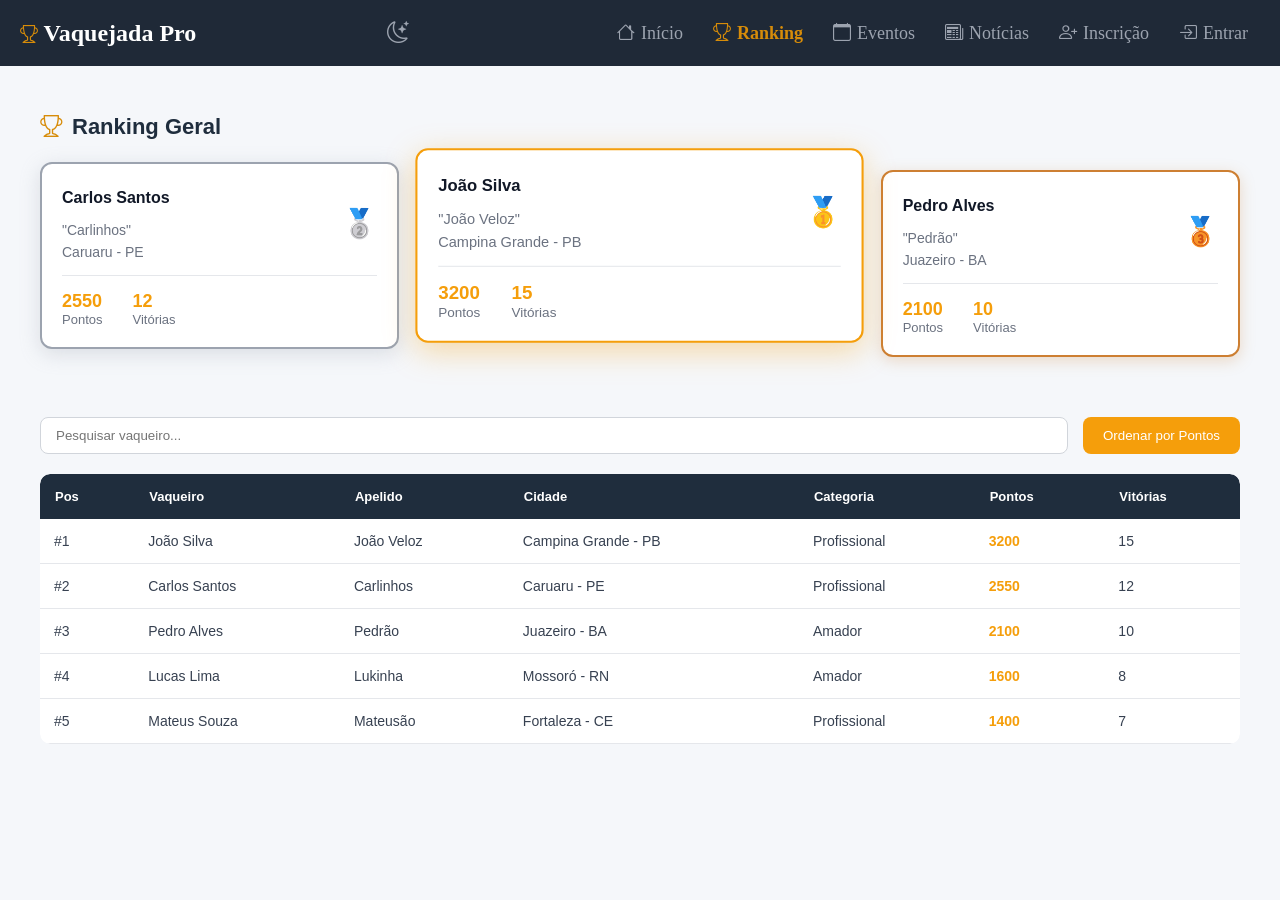
<file: ranking.html>
<!DOCTYPE html>
<html lang="pt-BR">
<head>
    <meta charset="UTF-8">
    <meta name="viewport" content="width=device-width, initial-scale=1.0">
    <meta http-equiv="X-Content-Type-Options" content="nosniff">
    <title>Ranking - Vaquejada Pro</title>
    <link rel="stylesheet" href="style.css">
    <link rel="stylesheet" href="https://cdn.jsdelivr.net/npm/bootstrap-icons@1.11.3/font/bootstrap-icons.css">
    <link rel="stylesheet" href="https://cdnjs.cloudflare.com/ajax/libs/font-awesome/6.5.0/css/all.min.css">
</head>
<body>
    <nav class="navbar-container">
        <h1><a href="index.html" class="navbar-brand"><span><i class="bi bi-trophy Title"></i> Vaquejada Pro</span></a></h1>
        <div class="navbar-actions">
            <button class="tema-btn" id="tema-btn" type="button" aria-label="Alternar tema"><i class="bi bi-moon-stars"></i></button>
            <button class="hamburger" id="hamburger-btn" type="button" aria-label="Abrir menu"><i class="bi bi-list"></i></button>
        </div>
        <div class="menu" id="nav-menu">
            <a href="index.html" class="menu-item" data-page="index"><span><i class="bi bi-house"></i> Início</span></a>
            <a href="ranking.html" class="menu-item" data-page="ranking"><span><i class="bi bi-trophy"></i> Ranking</span></a>
            <a href="eventos.html" class="menu-item" data-page="eventos"><span><i class="bi bi-calendar"></i> Eventos</span></a>
            <a href="noticias.html" class="menu-item" data-page="noticias"><span><i class="bi bi-newspaper"></i> Notícias</span></a>
            <a href="inscricao.html" class="menu-item" data-page="inscricao"><span><i class="bi bi-person-plus"></i> Inscrição</span></a>
            <a href="login.html" class="menu-item" id="menu-login" data-page="login"><span><i class="bi bi-box-arrow-in-right"></i> Entrar</span></a>
        </div>
    </nav>

    <div class="ranking-container container-central">
        <h2><i class="bi bi-trophy"></i> Ranking Geral</h2>

        <div class="top3" id="top3-podium"></div>

        <div class="ranking-controles">
            <input type="text" id="pesquisa" placeholder="Pesquisar vaqueiro...">
            <button id="ordenar-pontos">Ordenar por Pontos</button>
        </div>

        <div class="tabela-wrapper">
            <table class="tabela">
                <thead>
                    <tr>
                        <th>Pos</th>
                        <th>Vaqueiro</th>
                        <th>Apelido</th>
                        <th>Cidade</th>
                        <th>Categoria</th>
                        <th>Pontos</th>
                        <th>Vitórias</th>
                    </tr>
                </thead>
                <tbody id="corpo-tabela"></tbody>
            </table>
        </div>
    </div>

    <script src="js/config.js"></script>
    <script src="js/security.js"></script>
    <script src="js/cookie.js"></script>
    <script src="js/session.js"></script>
    <script src="js/auth.js"></script>
    <script src="js/router.js"></script>
    <script src="js/navbar.js"></script>
    <script src="js/theme.js"></script>
    <script src="js/ranking-utils.js"></script>
    <script src="js/rankings.js"></script>
</body>
</html>
</file>
<file: style.css>
body{
    margin: 0;
    padding: 0;
    font-family: Arial, sans-serif;
    background-color: #f5f7fa;
    margin: 0;
}

.tema-escuro{

    background:#121212;
    color:white;

}

/* Tela Inicio */
    .navbar-container {
        display: flex;
        flex-direction: row;
        background-color: #1f2937;
        justify-content: space-between;
        align-items: center;
        height: 60px;
        padding: 3px 20px;    

        .Title {
        color: #d78c09;
        font-size: 18px;
        }

        h1 {
        color: white; 
        font-style: arial;
        font-family: 'Times New Roman', Times, serif;
        font-size: 24px;
        align-self: center;
        margin-left: 0px;
        margin-right: 0px;
        white-space: nowrap;
        }

        .menu {
        margin-right: 0px; 
        margin-left: auto;
        color: white;
        font-family: 'Times New Roman', Times, serif;
        font-size: 18px;
        display: flex;
        align-items: center;
        gap: 5px;
        }

        .menu-item {
        text-decoration: none;
        color: #9ca3af; 
        padding: 8px 12px;
        border-radius: 6px;
        transition: 0.3s;
        display: flex;
        align-self: center;
        white-space: nowrap;
        }

        .menu-item:hover {
        background-color: rgba(255, 255, 255, 0.1);
        color: white;
        }
        
        .menu-item-inicio,
        .menu-item-ranking,
        .menu-item-eventos,
        .menu-item-noticias,
        .menu-item-inscricao,
        .menu-item-login {
            color: #d78c09 !important;
            font-weight: bold;
        }

        .menu span {
            display: flex;
            align-items: center;
        }

        .menu i {
            margin-right: 6px;
            margin-left: 1px;
            padding-right: 0px;
        }

        
    }
        
    .logo {
        position: relative;
        height: calc(100vh - 60px);
        display: flex;
        flex-direction: column;
        justify-content: center; 
        align-items: center;     
        text-align: center;
        background-image: url('assets/img/Logo-Vaquejada-top.jpeg');
        background-size: cover;
        background-position: center;
        background-repeat: no-repeat;

        h2 {
            color: white;
            font-size: 38px;
            font-weight: bold;
            margin-top: 40px;
            margin-bottom: 10px;
            text-transform: uppercase;
            position: relative;
            z-index: 1;
        }

        p {
            color: white;
            font-size: 18px;
            max-width: 600px;
            font-weight: 500;
            position: relative;
            z-index: 1;
        }

        .botoes {
        display: flex;
        gap: 20px;
        justify-content: center; 
        margin-top: 20px;
        position: relative;
        z-index: 1;
        }

        .destaque {
        background-color: #d78c09;
        color: white;
        }

        .outline {
        background-color: transparent;
        border: 2px solid white;
        color: white;
        }

        .btn {
        padding: 12px 25px;
        border-radius: 8px;
        text-decoration: none;
        font-weight: bold;
        font-size: 14px;

        display: inline-flex;
        align-items: center;
        gap: 8px;

        transition: 0.3s;
        }
    }

    .logo::before {
        content: "";
        position: absolute;
        top: 0;
        left: 0;
        width: 100%;
        height: 100%;
        background: rgba(0, 0, 0, 0.55);
        z-index: 0;
    }


    .ranking {
        background-color: #f3f4f6;
        padding: 60px 20px;
        justify-content: center;
        
        .ranking-topo {
            display: flex;
            justify-content: space-between;
            align-items: center;
        }

        .ranking-topo h2 {
            font-size: 28px;
            text-transform: uppercase;
            font-weight: bold;
            letter-spacing: 1px;
            margin-bottom: 40px;
            margin-top: 0px;
        }

        .ranking-topo a {
            color: #d89c00;
            text-decoration: none;
        }

        .posicao {
            color: #d89c00;
            font-size: 40px;
            margin-bottom: 10px;
        }

        .tag {
            background: #e5e7eb;
            padding: 5px 10px;
            border-radius: 20px;
            font-size: 10px;
            float: right;
        }

        .card hr {
            margin: 15px 0;
            border: none;
            border-top: 1px solid #e5e7eb;
        }

        .cards {
            display: flex;
            gap: 20px;
            justify-content: space-between;
            align-items: flex-end; /* cria efeito de pódio */
            padding-bottom: 20px;
        }

        /* Cards da home com classes de pódio */
        .card {
            background: white;
            padding: 25px;
            border-radius: 10px;
            flex: 1;
            border: 2px solid #d89c00;
        }

        /* 1º lugar (centro) */
        .card.card-primeiro {
            border-color: #f59e0b;
            box-shadow: 0 8px 30px rgba(245, 158, 11, 0.35);
            transform: translateY(-18px);
            position: relative;
            z-index: 2;
        }

        /* 2º lugar (esquerda — visual) */
        .card.card-segundo {
            border-color: #9ca3af;
            box-shadow: 0 5px 20px rgba(156, 163, 175, 0.30);
            transform: translateY(-8px);
        }

        /* 3º lugar (direita) */
        .card.card-terceiro {
            border-color: #cd7f32;
            box-shadow: 0 4px 15px rgba(205, 127, 50, 0.25);
            transform: translateY(0);
        }

        .info {
            display: flex;
            gap: 40px;
            margin-top: 20px;
        }

        .info strong {
                font-size: 20px;
                color: #d89c00;
        }

        .info span {
                display: block;
                font-size: 12px;
                color: gray;
        }

        .card {
            transition: 0.3s;
        }

        .card:hover {
            transform: translateY(-5px);
        }

    }


    .eventos {
        background-color: hsl(220, 9.7%, 93.9%);
        padding: 60px 20px;
        justify-content: center;


        .eventos-topo {
            display: flex;
            justify-content: space-between;
            align-items: center;
            margin-bottom: 30px;
        }

        .eventos-topo h2 {
            font-size: 28px;
            text-transform: uppercase;
            margin-top: 0px;
        }

        .eventos-topo a {
            color: #d89c00;
            text-decoration: none;
        }

        .boxes-container {
            display: flex;
            gap: 20px;
        }

        .boxes {
            background: white;
            padding: 20px;
            border-radius: 10px;
            flex: 1;
            justify-content: space-between;
        }

        .boxes p {
        color: #d89c00;
        font-size: 14px;
        margin-bottom: 10px;
        }

        .boxes h3 {
            font-size: 16px;
            margin-bottom: 5px;
            text-transform: uppercase;
            font-weight: bold;
        }

        .boxes .local {
            color: #6b7280;
            font-size: 14px;
        }

        .boxes:hover {
        transform: translateY(-5px);
        transition: 0.3s;
        }
    }

    .container-central {
        max-width: 1400px;
        margin: 0 auto;
        padding: 40px 0;
    }

    .Informações {
        background-color: #1f2937;
        padding: 60px 20px;

        p {
            color: white;
            text-align: center;
            font-size: 14px;

        }
    }

/* Tela Login */

    .menu-item-login {
        color: #d78c09;
    }
    .login-container {
        display: flex;
        justify-content: center;
        align-items: center;
        height: calc(100vh - 80px);
    }

    .login-box {
        background: white;
        padding: 30px;
        border-radius: 12px;
        width: 360px;
        text-align: center;
        box-shadow: 0 4px 12px rgba(0,0,0,0.08);
    }

    .icone-login {
        font-size: 30px;
        color: #f59e0b;
        margin-bottom: 10px;
    }

    .login-box h2 {
        margin: 10px 0;
    }

    .login-box p {
        color: #6b7280;
        margin-bottom: 15px;
    }

    .btn-google {
        width: 100%;
        padding: 10px;
        border: 1px solid #ddd;
        background: #f9fafb;
        cursor: pointer;
        border-radius: 6px;
        margin-bottom: 15px;
    }

    .ou {
        margin: 10px 0;
        color: #9ca3af;
    }

    .login-box input {
        width: 100%;
        padding: 10px;
        margin: 6px 0 12px;
        border: 1px solid #ddd;
        border-radius: 6px;
        box-sizing: border-box;
    }

    /* Dentro do wrapper de senha, o input não precisa de width 100% pois o flex cuida */
    .login-box .campo-senha-wrapper input {
        width: auto;
        margin: 6px 0 12px;
    }

    .esqueci {
        display: block;
        font-size: 14px;
        margin-bottom: 10px;
        color: #f59e0b;
        text-decoration: none;
    }

    .btn-entrar {
        width: 100%;
        padding: 10px;
        background: #f59e0b;
        color: white;
        border: none;
        border-radius: 6px;
        cursor: pointer;
    }

    .cadastro {
        margin-top: 10px;
        font-size: 14px;
    }

    .conta {
        color: #f59e0b;
        text-decoration: none;
        
    }

/* Tela Ranking */

    .menu-item-ranking {
        color: #d78c09;
    }

    .ranking-container i{
        color: #d78c09;
    }

    .container-central {
        max-width: 1200px;
        margin: auto;
        padding: 30px;
    }

    .ranking-container h2 {
        font-size: 22px;
        margin-bottom: 30px;
        display: flex;
        align-items: center;
        gap: 10px;
        color: #1f2d3d;
    }


    .top3 {
        display: grid;
        grid-template-columns: 1fr 1.2fr 1fr;
        gap: 25px;
        margin-bottom: 40px;
        align-items: flex-end;
        padding-bottom: 20px;
    }


    .card {
        background: #fff;
        border-radius: 12px;
        padding: 20px;
        border: 2px solid #f59e0b; /* ouro padrão */
        position: relative;
        transition: transform 0.3s, box-shadow 0.3s;
    }

    /* Pódio — 1º lugar: ouro, maior */
    .card.primeiro {
        border-color: #f59e0b;
        box-shadow: 0 8px 30px rgba(245, 158, 11, 0.35);
        transform: translateY(-18px) scale(1.04);
        z-index: 2;
    }

    /* Pódio — 2º lugar: prata, altura média */
    .card.segundo,
    .card.destaque:first-child {
        border-color: #9ca3af;
        box-shadow: 0 5px 20px rgba(156, 163, 175, 0.30);
        transform: translateY(-8px);
        z-index: 1;
    }

    /* Pódio — 3º lugar: bronze */
    .card.terceiro,
    .card.destaque:last-child {
        border-color: #cd7f32;
        box-shadow: 0 4px 15px rgba(205, 127, 50, 0.25);
        transform: translateY(0);
    }


    .card h3 {
        position: absolute;
        top: 15px;
        right: 20px;
        font-size: 28px;
        color: #f59e0b;
    }

    .card p strong {
        font-size: 16px;
        color: #111827;
    }


    .card span {
        font-size: 14px;
        color: #6b7280;
    }


    .card p {
        font-size: 14px;
        color: #6b7280;
        margin-top: 5px;
    }


    .info {
        margin-top: 15px;
        padding-top: 15px;
        border-top: 1px solid #e5e7eb;
        display: flex;
        gap: 30px;
    }

    .info strong {
        font-size: 18px;
        color: #f59e0b;
    }

    .info span {
        display: block;
        font-size: 13px;
        color: #6b7280;
    }


    .tabela {
        width: 100%;
        border-collapse: collapse;
        background: #fff;
        border-radius: 10px;
        overflow: hidden;
    }


    .tabela thead {
        background-color: #1f2d3d;
        color: #fff;
    }

    .tabela th {
        padding: 15px;
        text-align: left;
        font-size: 13px;
    }


    .tabela td {
        padding: 14px;
        font-size: 14px;
        color: #374151;
        border-bottom: 1px solid #e5e7eb;
    }


    .tabela tbody tr:hover {
        background-color: #f9fafb;
    }


    .tabela td:nth-child(6) {
        color: #f59e0b;
        font-weight: bold;
    }


    @media (max-width: 900px) {
        .top3 {
            grid-template-columns: 1fr;
        }

        .card.primeiro,
        .card.segundo,
        .card.destaque,
        .card.terceiro,
        .card.card-primeiro,
        .card.card-segundo,
        .card.card-terceiro {
            transform: none !important;
            box-shadow: none;
        }
    }

/* Tela Eventos */

    .menu-item-eventos {
        color: #d78c09;
    }

    .Title-evento i {
        color: #d78c09;
        
    }

    .Title-evento {
        width: 100%;
        padding: 20px 40px;
        background-color: #ffffff;
        border-bottom: 1px solid #e0e0e0;

        display: flex;
        align-items: center;
        justify-content: space-between;
    }

    .Title-evento h2 {
        font-size: 22px;
        color: #1f2d3d;
        display: flex;
        align-items: center;
        gap: 10px;
    }

    .Title-evento form {
        display: flex;
        align-items: center;
        gap: 10px;
    }

    .Title-evento label {
        display: none; 
    }

    .Title-evento input {
        padding: 10px 15px;
        border-radius: 8px;
        border: 1px solid #dcdcdc;
        outline: none;
        width: 220px;
        transition: 0.2s;
    }

    .Title-evento input:focus {
        border-color: #4caf50;
    }

    .btn-buscar {
        padding: 10px 18px;
        border: none;
        border-radius: 8px;
        background-color: #4caf50;
        color: #fff;
        cursor: pointer;
        transition: 0.2s;
        margin-right: 50px;
    }

    .btn-buscar:hover {
        background-color: #43a047;
    }

    .btn-detalhes{
    margin-top: 15px;
    padding: 10px 15px;
    border: none;
    border-radius: 8px;
    background-color: #1f2937;
    color: white;
    cursor: pointer;
    transition: 0.2s;
    }

    .btn-detalhes:hover{
        background-color: #374151;
    }

    .eventos-container {
        padding: 40px;
    }

    .eventos-cards {
        display: grid;
        grid-template-columns: repeat(auto-fit, minmax(300px, 1fr));
        gap: 25px;
    }

    .evento-card {
        background-color: #ffffff;
        border-radius: 12px;
        padding: 20px;
        border: 1px solid #e5e7eb;
        transition: 0.2s;
    }

    .evento-card:hover {
        transform: translateY(-3px);
    }

    .status-card {
        display: inline-block;
        font-size: 12px;
        padding: 5px 12px;
        border-radius: 20px;
        margin-bottom: 10px;
        font-weight: bold;
    }

    .evento-card:nth-child(1) .status-card {
        background-color: #e5e7eb;
        color: #6b7280;
    }

    .evento-card:nth-child(2) .status-card {
        background-color: #d1fae5;
        color: #065f46;
    }

    .evento-card:nth-child(n+3) .status-card {
        background-color: #fef3c7;
        color: #92400e;
    }

    .evento-card h3 {
        font-size: 16px;
        margin-bottom: 10px;
        color: #111827;
    }

    .evento-card p {
        font-size: 14px;
        color: #6b7280;
        margin-bottom: 10px;
    }

    .evento-card span {
        font-size: 14px;
        color: #374151;
        display: flex;
        align-items: center;
        gap: 6px;
    }

/* Tela Inscrição */

    .menu-item-inscricao {
        color: #d78c09;
    }

    .titulo-pagina {
        padding: 20px 40px;
        border-bottom: 1px solid #e5e7eb;
    }
    
    .titulo-pagina i {
        color: #d78c09;
    }

    .titulo-pagina h2 {
        font-size: 22px;
        color: #1f2d3d;
        display: flex;
        align-items: center;
        gap: 10px;
    }

    .steps {
        display: flex;
        align-items: center;
        justify-content: center;
        margin: 40px 0;
        gap: 15px;
    }

    .step {
        display: flex;
        align-items: center;
        gap: 10px;
        color: #9ca3af;
    }

    .step span {
        width: 35px;
        height: 35px;
        border-radius: 50%;
        background: #e5e7eb;
        display: flex;
        align-items: center;
        justify-content: center;
        font-weight: bold;
    }

    .step.ativo span {
        background: #f59e0b;
        color: white;
    }

    .step.ativo {
        color: #1f2d3d;
    }

    #mensagem-erro {
    color: red;
    font-size: 14px;
    margin-top: 10px;
    }

    .linha {
        width: 80px;
        height: 2px;
        background: #e5e7eb;
    }

    .busca-evento{
    display: flex;
    align-items: center;
    gap: 10px;
    }

    .form-container {
        max-width: 500px;
        margin: auto;
        background: #fff;
        padding: 30px;
        border-radius: 10px;
        border: 1px solid #e5e7eb;
    }

    .form-container h3 {
        margin-bottom: 20px;
        color: #1f2d3d;
    }

    .form-container label {
        display: block;
        margin-top: 15px;
        font-size: 14px;
        color: #374151;
    }

    .form-container input {
        width: 100%;
        padding: 12px;
        margin-top: 5px;
        border-radius: 8px;
        border: 1px solid #d1d5db;
        outline: none;
        transition: 0.2s;
    }

    .form-container input:focus {
        border-color: #f59e0b;
    }

    .form-buttons {
        margin-top: 25px;
        display: flex;
        justify-content: space-between;
    }

    .btn-voltar {
        background: #e5e7eb;
        border: none;
        padding: 10px 18px;
        border-radius: 8px;
        cursor: pointer;
    }

    .btn-proximo {
        background: #f59e0b;
        color: white;
        border: none;
        padding: 10px 18px;
        border-radius: 8px;
        cursor: pointer;
    }

    .btn-proximo:hover {
        background: #d97706;
    }

    .step-content {
        display: none;
    }

    .step-content.ativo {
        display: block;
    }

    .form-container select {
        width: 100%;
        padding: 12px;
        margin-top: 5px;
        border-radius: 8px;
        border: 1px solid #d1d5db;
    }

    .categorias {
        display: flex;
        gap: 20px;
        margin-top: 20px;
    }

    .categoria-card {
        flex: 1;
        border: 2px solid #e5e7eb;
        padding: 20px;
        border-radius: 10px;
        text-align: center;
        cursor: pointer;
        transition: 0.2s;
    }

    .categoria-card:hover {
        border-color: #f59e0b;
    }

    .categoria-card.ativo {
        border-color: #f59e0b;
        background-color: #fff7ed;
    }

    .categoria-card h4 {
        margin-bottom: 10px;
        color: #1f2d3d;
    }

    .categoria-card p {
        font-size: 14px;
        color: #6b7280;
    }

    .step.completo span {
        background: #f59e0b;
        color: white;
    }

    .step.completo span::after {
        content: "✓";
    }

̣/*tela Noticias */

    .menu-item-noticias {
        color: #d78c09;
    }

    .titulo-pagina {
        padding: 20px 40px;
        border-bottom: 1px solid #e5e7eb;
    }
    
    .menu {
        color: #d78c09;
    }

    .portal-noticias{
    max-width:1400px;
    margin:auto;
    padding:30px;
    }

    .hero-noticia{

        position:relative;
        height:550px;
        overflow:hidden;
        border-radius:20px;
    }

    .hero-noticia img{

        width:100%;
        height:100%;
        object-fit:cover;
    }

    .hero-overlay{

        position:absolute;
        inset:0;

        background:
        linear-gradient(
            rgba(0,0,0,.2),
            rgba(0,0,0,.8)
        );

        display:flex;
        flex-direction:column;
        justify-content:flex-end;

        padding:40px;

        color:white;
    }

    .hero-overlay span{

        background:#d98c00;

        width:max-content;

        padding:8px 15px;

        border-radius:999px;

        font-weight:bold;
    }

    .hero-overlay h1{

        font-size:3rem;
        margin-top:20px;
    }

    .hero-overlay p{

        font-size:1.2rem;
        max-width:700px;
    }

    #noticias-grid{

        margin-top:40px;

        display:grid;

        grid-template-columns:
        repeat(auto-fit,minmax(350px,1fr));

        gap:25px;
    }

    .card-noticia{

        background:white;

        border-radius:15px;

        overflow:hidden;

        transition:.3s;

        box-shadow:
        0 4px 15px rgba(0,0,0,.08);
    }

    .card-noticia:hover{

        transform:translateY(-5px);
    }

    .card-noticia img{

        width:100%;
        height:240px;

        object-fit:cover;
    }

    .conteudo-noticia{

        padding:20px;
    }

    .conteudo-noticia h3{

        color:#16233b;
        margin-bottom:10px;
    }

    .video-destaque{

        margin-top:50px;

        background:white;

        padding:25px;

        border-radius:15px;

        box-shadow:
        0 4px 15px rgba(0,0,0,.08);
    }

    .video-destaque h2{

        color:#16233b;

        margin-bottom:20px;
    }

/* === Navbar centralizada, tema e responsividade === */

.navbar-brand {
    text-decoration: none;
    color: inherit;
}

.navbar-actions {
    display: flex;
    align-items: center;
    gap: 8px;
    margin-left: auto;
    margin-right: 5px;
    order: 0;
}

.tema-btn,
.hamburger {
    background: transparent;
    border: none;
    color: #9ca3af;
    font-size: 22px;
    cursor: pointer;
    padding: 6px 10px;
    border-radius: 6px;
    transition: 0.3s;
}

.tema-btn {
    display: block;
}

.hamburger {
    display: none;
}

.tema-btn:hover,
.hamburger:hover {
    background: rgba(255, 255, 255, 0.1);
    color: white;
}

.msg-erro { color: #dc2626; font-size: 14px; }
.msg-sucesso { color: #16a34a; font-size: 14px; }
.msg-erro-central { text-align: center; max-width: 500px; margin: 10px auto; }

.google-btn-wrapper {
    display: flex;
    justify-content: center;
    margin-bottom: 10px;
}

.ranking-controles {
    display: flex;
    gap: 15px;
    margin-bottom: 20px;
    flex-wrap: wrap;
}

.ranking-controles input {
    flex: 1;
    min-width: 200px;
    padding: 10px 15px;
    border: 1px solid #d1d5db;
    border-radius: 8px;
}

.ranking-controles button {
    padding: 10px 20px;
    background: #f59e0b;
    color: white;
    border: none;
    border-radius: 8px;
    cursor: pointer;
}

.tabela-wrapper {
    overflow-x: auto;
    -webkit-overflow-scrolling: touch;
    border-radius: 10px;
}

.inscricoes-lista {
    max-width: 800px;
    margin: 20px auto;
    padding: 0 20px 40px;
    display: flex;
    flex-direction: column;
    gap: 15px;
}

.inscricao-item .inscricao-header {
    display: flex;
    justify-content: space-between;
    align-items: center;
    flex-wrap: wrap;
    gap: 10px;
}

.badge-status {
    background: #fef3c7;
    color: #92400e;
    padding: 4px 12px;
    border-radius: 20px;
    font-size: 12px;
    font-weight: bold;
}

.btn-cancelar {
    margin-top: 10px;
    padding: 8px 16px;
    background: #fee2e2;
    color: #dc2626;
    border: none;
    border-radius: 8px;
    cursor: pointer;
}

.inscricao-aviso {
    max-width: 500px;
    margin: 40px auto;
    padding: 0 20px;
}

.form-container select {
    width: 100%;
    padding: 12px;
    margin-top: 5px;
    border-radius: 8px;
    border: 1px solid #d1d5db;
}

.fonte-noticia {
    font-size: 12px;
    opacity: 0.85;
    margin-bottom: 8px;
    display: inline-block;
}

.link-noticia,
.btn-leia-mais {
    color: #d78c09;
    text-decoration: none;
    font-weight: bold;
    margin-top: 10px;
    display: inline-block;
}

.link-noticia:hover,
.btn-leia-mais:hover {
    text-decoration: underline;
}

.loading-noticias {
    text-align: center;
    padding: 20px;
    color: #6b7280;
}

.loading-noticias i {
    animation: spin 1s linear infinite;
    margin-right: 8px;
}

@keyframes spin {
    from { transform: rotate(0deg); }
    to { transform: rotate(360deg); }
}

/* ========================
   DARK MODE — Tema Escuro
   ======================== */

/* Corpo geral */
.tema-escuro {
    background: #0f1117;
    color: #e5e7eb;
}

/* Navbar */
.tema-escuro .navbar-container {
    background-color: #111827;
    border-bottom: 1px solid #1f2937;
}

/* Seções da Index */
.tema-escuro .ranking {
    background-color: #161b27;
}
.tema-escuro .eventos {
    background-color: #111520;
}
.tema-escuro .ranking-topo h2,
.tema-escuro .eventos-topo h2 {
    color: #e5e7eb;
}

/* Cards universais */
.tema-escuro .card,
.tema-escuro .evento-card,
.tema-escuro .boxes,
.tema-escuro .card-noticia,
.tema-escuro .video-destaque,
.tema-escuro .inscricao-item {
    background: #1e2433;
    color: #e5e7eb;
    border-color: #2d3748;
}

/* Card de ranking */
.tema-escuro .card p strong { color: #f3f4f6; }
.tema-escuro .card span     { color: #9ca3af; }
.tema-escuro .card p        { color: #9ca3af; }
.tema-escuro .card hr       { border-color: #374151; }
.tema-escuro .tag {
    background: #374151;
    color: #d1d5db;
}

/* Preserva bordas de pódio no dark mode */
.tema-escuro .card.primeiro,
.tema-escuro .card.card-primeiro {
    border-color: #f59e0b !important;
    background: #1e2433;
}
.tema-escuro .card.segundo,
.tema-escuro .card.destaque:first-child,
.tema-escuro .card.card-segundo {
    border-color: #9ca3af !important;
    background: #1e2433;
}
.tema-escuro .card.terceiro,
.tema-escuro .card.destaque:last-child,
.tema-escuro .card.card-terceiro {
    border-color: #cd7f32 !important;
    background: #1e2433;
}

/* Evento card */
.tema-escuro .evento-card h3    { color: #f3f4f6; }
.tema-escuro .evento-card p     { color: #9ca3af; }
.tema-escuro .evento-card span  { color: #d1d5db; }

/* Boxes (home eventos) */
.tema-escuro .boxes p           { color: #d97706; }
.tema-escuro .boxes h3          { color: #f3f4f6; }
.tema-escuro .boxes .local      { color: #9ca3af; }

/* Tabela ranking */
.tema-escuro .tabela {
    background: #1e2433;
}
.tema-escuro .tabela thead {
    background-color: #0f1117;
}
.tema-escuro .tabela td {
    color: #d1d5db;
    border-color: #2d3748;
}
.tema-escuro .tabela tbody tr:hover {
    background-color: #252b3b;
}
.tema-escuro .ranking-container h2 { color: #e5e7eb; }

/* Título de página (inscrição, ranking, noticias) */
.tema-escuro .titulo-pagina {
    background: #161b27;
    border-color: #2d3748;
}
.tema-escuro .titulo-pagina h2 { color: #e5e7eb; }

/* Título de eventos */
.tema-escuro .Title-evento {
    background: #161b27;
    border-color: #2d3748;
}
.tema-escuro .Title-evento h2 { color: #e5e7eb; }
.tema-escuro .Title-evento input {
    background: #1e2433;
    border-color: #374151;
    color: #e5e7eb;
}

/* Formulário de inscrição */
.tema-escuro .form-container {
    background: #1e2433;
    color: #e5e7eb;
    border-color: #2d3748;
}
.tema-escuro .form-container h3    { color: #e5e7eb; }
.tema-escuro .form-container label { color: #d1d5db; }
.tema-escuro .form-container input,
.tema-escuro .form-container select {
    background: #252b3b;
    border-color: #374151;
    color: #e5e7eb;
}
.tema-escuro .form-container input::placeholder { color: #6b7280; }

/* Steps inscrição */
.tema-escuro .step { color: #9ca3af; }
.tema-escuro .step span { background: #374151; color: #9ca3af; }
.tema-escuro .step.ativo { color: #e5e7eb; }
.tema-escuro .linha { background: #374151; }

/* Categoria cards */
.tema-escuro .categoria-card {
    border-color: #374151;
    color: #e5e7eb;
}
.tema-escuro .categoria-card h4 { color: #e5e7eb; }
.tema-escuro .categoria-card p  { color: #9ca3af; }
.tema-escuro .categoria-card.ativo {
    border-color: #f59e0b;
    background: #292115;
}

/* Login box */
.tema-escuro .login-box {
    background: #1e2433;
    color: #e5e7eb;
    border: 1px solid #2d3748;
    box-shadow: 0 4px 24px rgba(0,0,0,0.4);
}
.tema-escuro .login-box h2 { color: #e5e7eb; }
.tema-escuro .login-box p  { color: #9ca3af; }
.tema-escuro .login-box input {
    background: #252b3b;
    border-color: #374151;
    color: #e5e7eb;
}
.tema-escuro .login-box input::placeholder { color: #6b7280; }
.tema-escuro .login-container { background: #0f1117; }

/* Modal Bootstrap — dark mode */
.tema-escuro .modal-content {
    background: #1e2433;
    color: #e5e7eb;
    border-color: #2d3748;
}
.tema-escuro .modal-header {
    background: #161b27;
    border-color: #2d3748;
}
.tema-escuro .modal-header .modal-title { color: #e5e7eb; }
.tema-escuro .modal-footer {
    background: #161b27;
    border-color: #2d3748;
}
.tema-escuro .modal-body {
    background: #1e2433;
    color: #e5e7eb;
}
.tema-escuro .modal-body p      { color: #d1d5db; }
.tema-escuro .modal-body strong { color: #f3f4f6; }
.tema-escuro .btn-close {
    filter: invert(1);
}

/* Notícias */
.tema-escuro .card-noticia {
    background: #1e2433;
    box-shadow: 0 4px 15px rgba(0,0,0,0.3);
}
.tema-escuro .conteudo-noticia h3    { color: #e5e7eb; }
.tema-escuro .conteudo-noticia p     { color: #9ca3af; }
.tema-escuro .video-destaque h2      { color: #e5e7eb; }
.tema-escuro .video-destaque         { background: #1e2433; }

/* Inscrição aviso */
.tema-escuro .inscricao-aviso .evento-card { background: #1e2433; color: #e5e7eb; }
.tema-escuro .badge-status { background: #292115; color: #f59e0b; }
.tema-escuro .btn-cancelar { background: #3b1515; color: #f87171; }
.tema-escuro .btn-voltar {
    background: #252b3b;
    color: #d1d5db;
}

/* Rodapé */
.tema-escuro .Informações { background: #060b14; }

/* Busca evento input */
.tema-escuro #pesquisa-evento {
    background: #1e2433;
    border-color: #374151;
    color: #e5e7eb;
}

/* Ranking controles */
.tema-escuro .ranking-controles input {
    background: #1e2433;
    border-color: #374151;
    color: #e5e7eb;
}

/* ========================
   BOTÃO OLHO — Senha
   ======================== */
.campo-senha-wrapper {
    position: relative;
    display: flex;
    align-items: center;
}
.campo-senha-wrapper input {
    flex: 1;
    padding-right: 44px !important;
}
.btn-olho-senha {
    position: absolute;
    right: 10px;
    background: transparent;
    border: none;
    cursor: pointer;
    color: #9ca3af;
    font-size: 18px;
    padding: 4px;
    display: flex;
    align-items: center;
    transition: color 0.2s;
    z-index: 2;
}
.btn-olho-senha:hover { color: #f59e0b; }
.tema-escuro .btn-olho-senha { color: #6b7280; }
.tema-escuro .btn-olho-senha:hover { color: #f59e0b; }


@media (max-width: 900px) {
    .hamburger {
        display: block;
    }

    .navbar-container {
        flex-wrap: wrap;
        height: auto;
        min-height: 60px;
        padding: 10px 15px;
        position: relative;
    }

    .navbar-container h1 {
        font-size: 20px;
        flex: 1;
    }

    .navbar-container .menu {
        display: none;
        flex-direction: column;
        width: 100%;
        max-width: 100%;
        margin: 0;
        padding: 10px 0;
        gap: 0;
        order: 4;
    }

    .navbar-container .menu.menu-aberto {
        display: flex;
    }

    .navbar-container .menu a {
        width: 100%;
        padding: 12px 15px;
        border-radius: 0;
    }

    .cards {
        flex-direction: column;
    }

    .boxes-container {
        flex-direction: column;
    }

    .hero-overlay h1 {
        font-size: 1.8rem;
    }

    .hero-noticia {
        height: 350px;
    }

    .steps {
        flex-wrap: wrap;
        gap: 8px;
    }

    .steps .linha {
        display: none;
    }

    .Title-evento {
        flex-direction: column;
        align-items: flex-start;
        gap: 15px;
        padding: 20px;
    }

    .Title-evento input {
        width: 100%;
    }

    .eventos-container {
        padding: 20px;
    }

    .portal-noticias {
        padding: 15px;
    }

    #noticias-grid {
        grid-template-columns: 1fr;
    }

    .video-destaque iframe {
        height: 250px;
    }

    .categorias {
        flex-direction: column;
    }
}

@media (max-width: 600px) {
    .login-box {
        width: 90%;
        max-width: 360px;
    }

    .ranking-controles {
        flex-direction: column;
    }

    .top3 {
        gap: 15px;
    }
}
</file>
